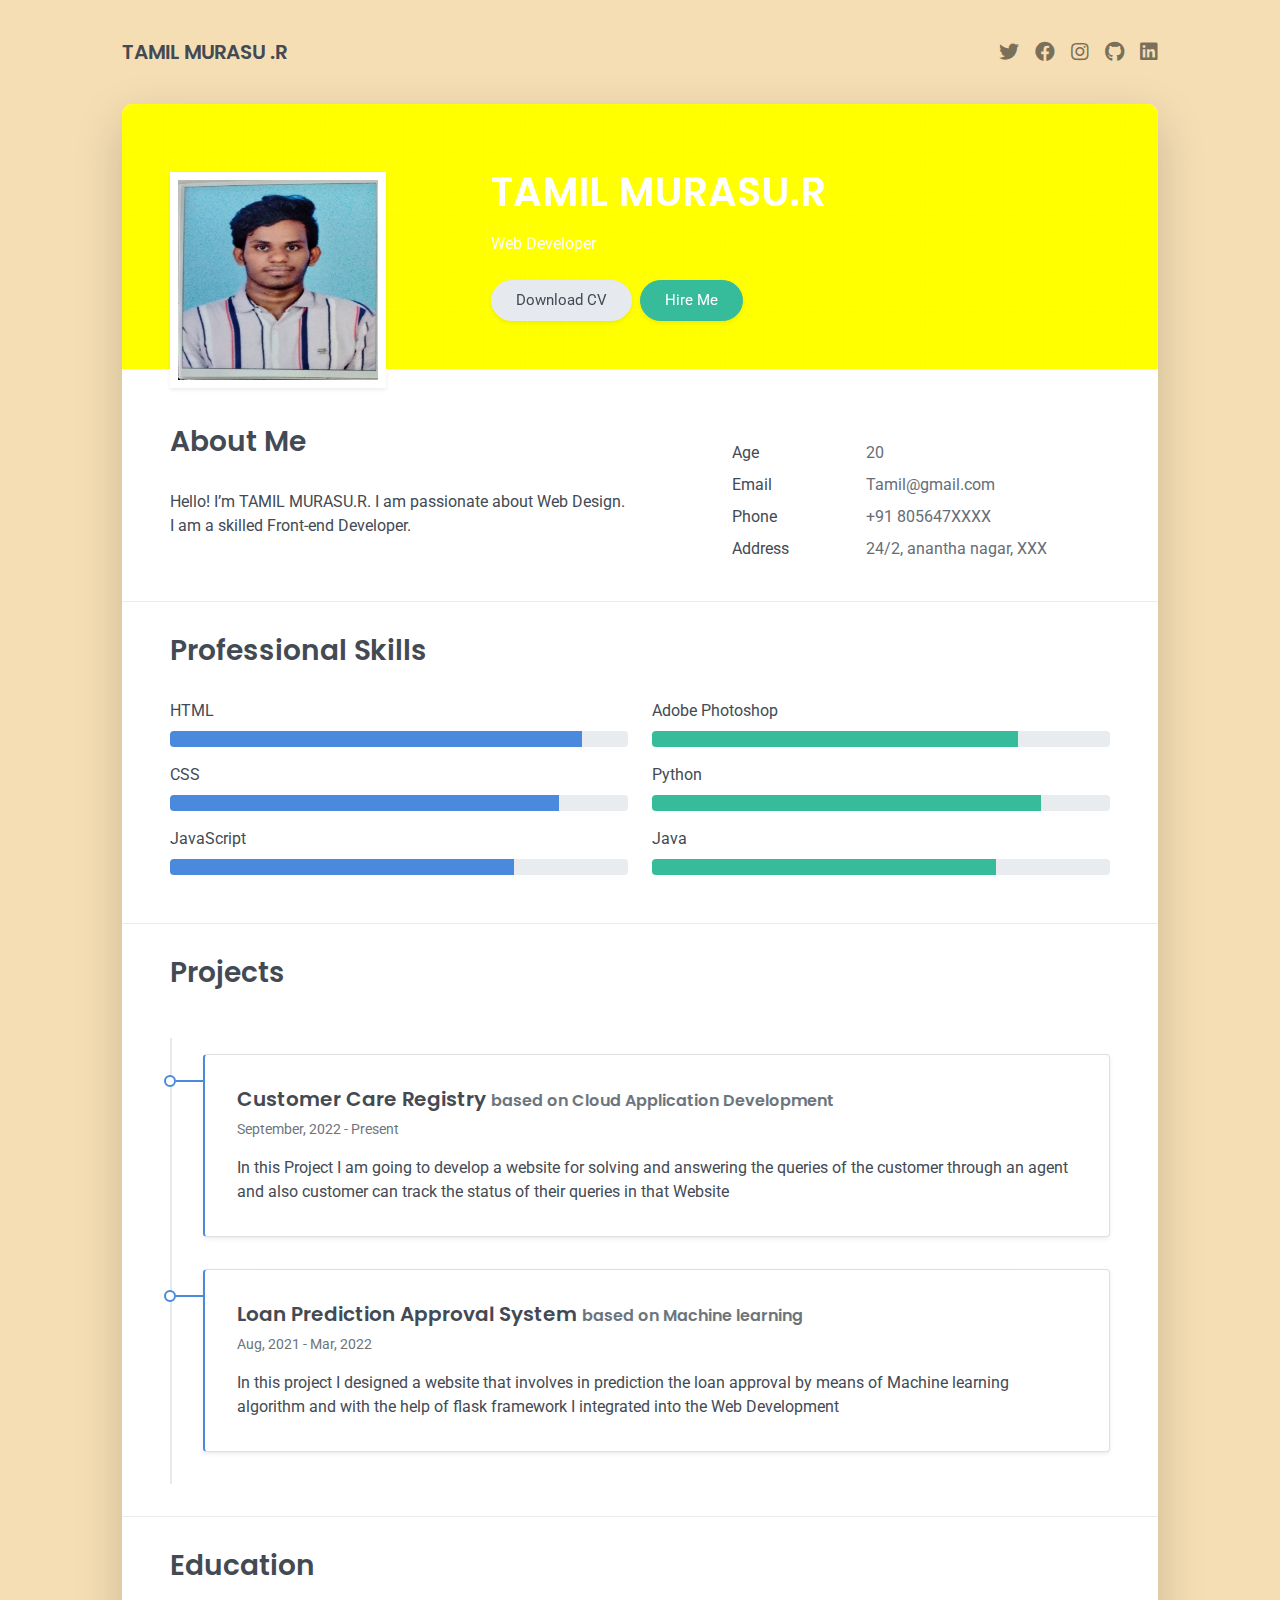
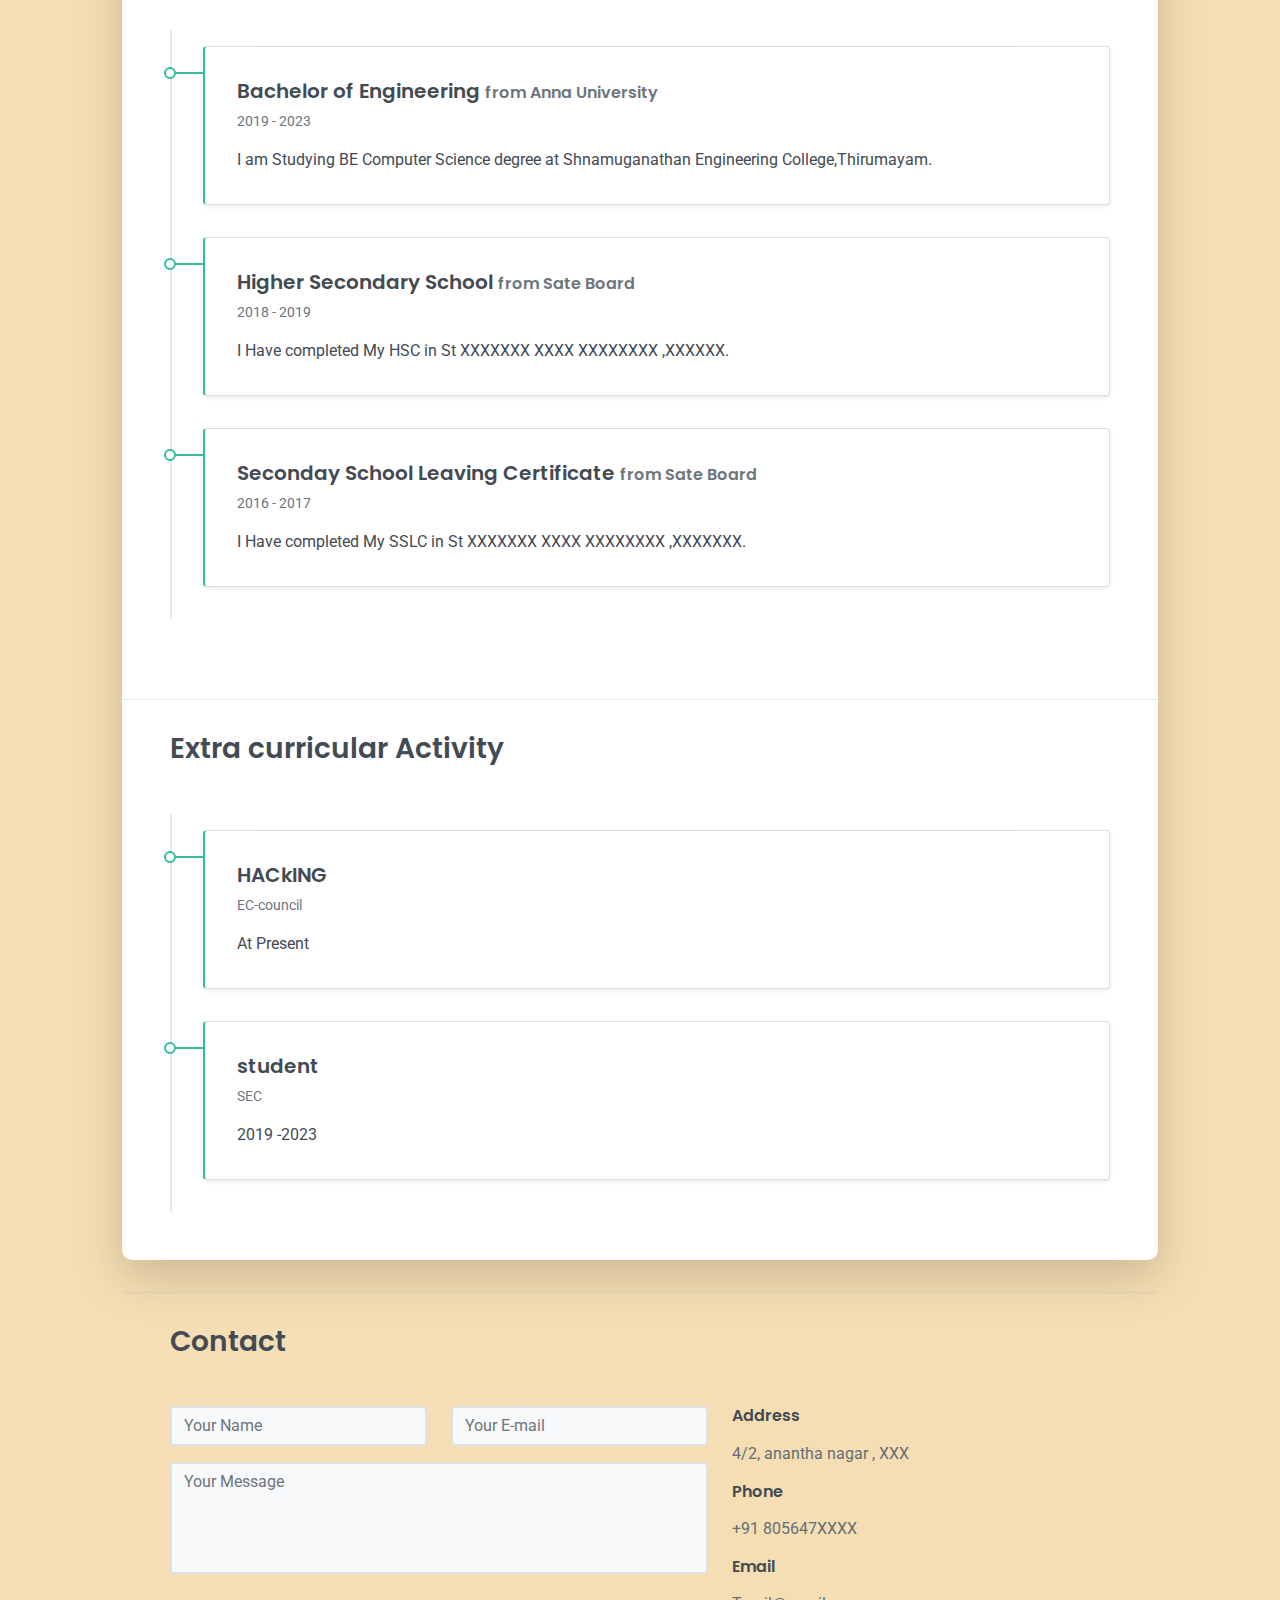
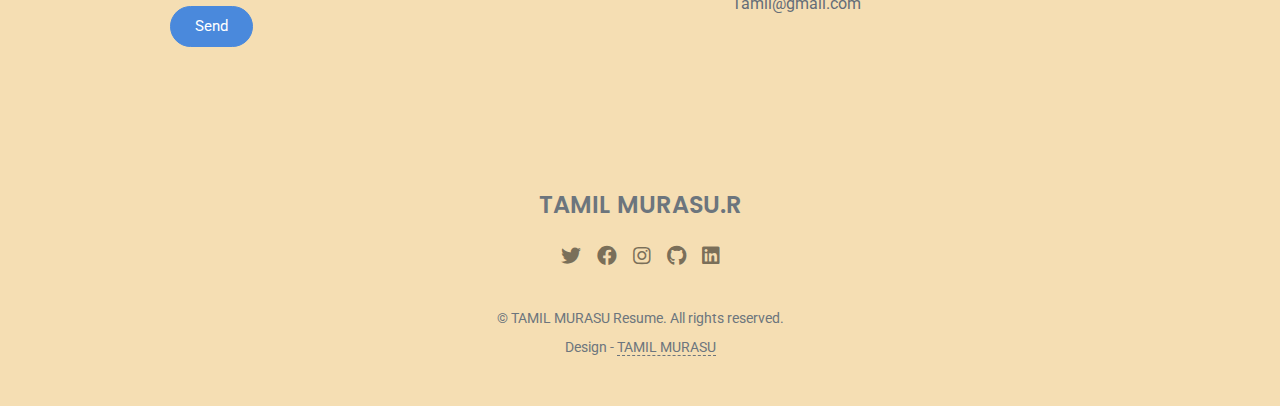
<file: Assignment/TM_Lead(Tamil_Murasu)/Assignment_1/index.html>
<!DOCTYPE html>
<html lang="en-US">

  <head>
    <meta charset="UTF-8">
    <meta http-equiv="X-UA-Compatible" content="IE=edge">
    <meta name="viewport" content="width=device-width, initial-scale=1">
    <title>TAMIL MURASU Resume</title>
    <link rel="preconnect" href="https://fonts.gstatic.com" crossorigin="crossorigin"/>
    <link rel="preload" as="style" href="https://fonts.googleapis.com/css2?family=Poppins:wght@600&amp;family=Roboto:wght@300;400;500;700&amp;display=swap"/>
    <link rel="stylesheet" href="https://fonts.googleapis.com/css2?family=Poppins:wght@600&amp;family=Roboto:wght@300;400;500;700&amp;display=swap" media="print" onload="this.media='all'"/>
    <noscript>
      <link rel="stylesheet" href="https://fonts.googleapis.com/css2?family=Poppins:wght@600&amp;family=Roboto:wght@300;400;500;700&amp;display=swap"/>
    </noscript>
    <link href="css/font-awesome/css/all.min.css?ver=1.2.0" rel="stylesheet">
    <link href="css/bootstrap.min.css?ver=1.2.0" rel="stylesheet">
    <link href="css/aos.css?ver=1.2.0" rel="stylesheet">
    <link href="css/main.css?ver=1.2.0" rel="stylesheet">
    <noscript>
      <style type="text/css">
        [data-aos] {
            opacity: 1 !important;
            transform: translate(0) scale(1) !important;
        }
        back
      </style>
    </noscript>
  </head>
  <body id="top">
    <header class="d-print-none">
      <div class="container text-center text-lg-left">
        <div class="py-3 clearfix">
          <h1 class="site-title mb-0">TAMIL MURASU .R</h1>
          <div class="site-nav">
            <nav role="navigation">
              <ul class="nav justify-content-center">
                <li class="nav-item"><a class="nav-link" href="https://twitter.com/" title="Twitter"><i class="fab fa-twitter"></i><span class="menu-title sr-only">Twitter</span></a>
                </li>
                <li class="nav-item"><a class="nav-link" href="https://www.facebook.com/" title="Facebook"><i class="fab fa-facebook"></i><span class="menu-title sr-only">Facebook</span></a>
                </li>
                <li class="nav-item"><a class="nav-link" href="https://www.instagram.com/" title="Instagram"><i class="fab fa-instagram"></i><span class="menu-title sr-only">Instagram</span></a>
                </li>
                <li class="nav-item"><a class="nav-link" href="https://github.com/" title="Github"><i class="fab fa-github"></i><span class="menu-title sr-only">Github</span></a>
                </li>
                <li class="nav-item"><a class="nav-link" href="https://in.linkedin.com/" title="Linkedin"><i class="fab fa-linkedin"></i><span class="menu-title sr-only">Linkedin</span></a>
                </li>
              </ul>
            </nav>
          </div>
        </div>
      </div>
    </header>
    <div class="page-content">
      <div class="container">
<div class="cover shadow-lg bg-white">
  <div class="cover-bg p-3 p-lg-4 text-white">
    <div class="row">
      <div class="col-lg-4 col-md-5">
        <div class="avatar hover-effect bg-white shadow-sm p-1"><img src="images/Tamil.jpg" width="200" height="200"/></div>
      </div>
      <div class="col-lg-8 col-md-7 text-center text-md-start">
        <h2 class="h1 mt-2" data-aos="fade-left" data-aos-delay="0">TAMIL MURASU.R</h2>
        <p data-aos="fade-left" data-aos-delay="100">Web Developer</p>
        <div class="d-print-none" data-aos="fade-left" data-aos-delay="200"><a class="btn btn-light text-dark shadow-sm mt-1 me-1" href="TAMIL Resume.pdf" target="_blank">Download CV</a><a class="btn btn-success shadow-sm mt-1" href="#contact">Hire Me</a></div>
      </div>
    </div>
  </div>
  <div class="about-section pt-4 px-3 px-lg-4 mt-1">
    <div class="row">
      <div class="col-md-6">
        <h2 class="h3 mb-3">About Me</h2>
        <p>Hello! I’m TAMIL MURASU.R. I am passionate about Web Design. I am a skilled Front-end Developer.</p>
      </div>
      <div class="col-md-5 offset-md-1">
        <div class="row mt-2">
          <div class="col-sm-4">
            <div class="pb-1">Age</div>
          </div>
          <div class="col-sm-8">
            <div class="pb-1 text-secondary">20</div>
          </div>
          <div class="col-sm-4">
            <div class="pb-1">Email</div>
          </div>
          <div class="col-sm-8">
            <div class="pb-1 text-secondary">Tamil@gmail.com</div>
          </div>
          <div class="col-sm-4">
            <div class="pb-1">Phone</div>
          </div>
          <div class="col-sm-8">
            <div class="pb-1 text-secondary">+91 805647XXXX</div>
          </div>
          <div class="col-sm-4">
            <div class="pb-1">Address</div>
          </div>
          <div class="col-sm-8">
            <div class="pb-1 text-secondary">24/2, anantha nagar, XXX</div>
          </div>
        </div>
      </div>
    </div>
  </div>
  <hr class="d-print-none"/>
  <div class="skills-section px-3 px-lg-4">
    <h2 class="h3 mb-3">Professional Skills</h2>
    <div class="row">
      <div class="col-md-6">
        <div class="mb-2"><span>HTML</span>
          <div class="progress my-1">
            <div class="progress-bar bg-primary" role="progressbar" data-aos="zoom-in-right" data-aos-delay="100" data-aos-anchor=".skills-section" style="width: 90%" aria-valuenow="90" aria-valuemin="0" aria-valuemax="100"></div>
          </div>
        </div>
        <div class="mb-2"><span>CSS</span>
          <div class="progress my-1">
            <div class="progress-bar bg-primary" role="progressbar" data-aos="zoom-in-right" data-aos-delay="200" data-aos-anchor=".skills-section" style="width: 85%" aria-valuenow="85" aria-valuemin="0" aria-valuemax="100"></div>
          </div>
        </div>
        <div class="mb-2"><span>JavaScript</span>
          <div class="progress my-1">
            <div class="progress-bar bg-primary" role="progressbar" data-aos="zoom-in-right" data-aos-delay="300" data-aos-anchor=".skills-section" style="width: 75%" aria-valuenow="65" aria-valuemin="0" aria-valuemax="100"></div>
          </div>
        </div>
      </div>
      <div class="col-md-6">
        <div class="mb-2"><span>Adobe Photoshop</span>
          <div class="progress my-1">
            <div class="progress-bar bg-success" role="progressbar" data-aos="zoom-in-right" data-aos-delay="400" data-aos-anchor=".skills-section" style="width: 80%" aria-valuenow="90" aria-valuemin="0" aria-valuemax="100"></div>
          </div>
        </div>
        <div class="mb-2"><span>Python</span>
          <div class="progress my-1">
            <div class="progress-bar bg-success" role="progressbar" data-aos="zoom-in-right" data-aos-delay="500" data-aos-anchor=".skills-section" style="width: 85%" aria-valuenow="85" aria-valuemin="0" aria-valuemax="100"></div>
          </div>
        </div>
        <div class="mb-2"><span>Java</span>
          <div class="progress my-1">
            <div class="progress-bar bg-success" role="progressbar" data-aos="zoom-in-right" data-aos-delay="600" data-aos-anchor=".skills-section" style="width: 75%" aria-valuenow="65" aria-valuemin="0" aria-valuemax="100"></div>
          </div>
        </div>
      </div>
    </div>
  </div>
  <hr class="d-print-none"/>
  <div class="work-experience-section px-3 px-lg-4">
    <h2 class="h3 mb-4">Projects</h2>
    <div class="timeline">
      <div class="timeline-card timeline-card-primary card shadow-sm">
        <div class="card-body">
          <div class="h5 mb-1">Customer Care Registry <span class="text-muted h6">based on Cloud Application Development</span></div>
          <div class="text-muted text-small mb-2">September, 2022 - Present</div>
          <div>In this Project I am going to develop a website for solving and answering the queries of the customer through an agent and also customer can track the status of their queries in that Website</div>
        </div>
      </div>
      <div class="timeline-card timeline-card-primary card shadow-sm">
        <div class="card-body">
          <div class="h5 mb-1">Loan Prediction Approval System <span class="text-muted h6"> based on Machine learning </span></div>
          <div class="text-muted text-small mb-2">Aug, 2021 - Mar, 2022</div>
          <div>In this project I designed a website that involves in prediction the loan approval by means of Machine learning algorithm and with the help of flask framework I integrated into the Web Development</div>
        </div>
      </div>
    </div>
  </div>
  <hr class="d-print-none"/>
  <div class="page-break"></div>
  <div class="education-section px-3 px-lg-4 pb-4">
    <h2 class="h3 mb-4">Education</h2>
    <div class="timeline">
      <div class="timeline-card timeline-card-success card shadow-sm">
        <div class="card-body">
          <div class="h5 mb-1">Bachelor of Engineering <span class="text-muted h6">from Anna University</span></div>
          <div class="text-muted text-small mb-2">2019 - 2023</div>
          <div>I am Studying BE Computer Science degree at Shnamuganathan Engineering  College,Thirumayam.</div>
        </div>
      </div>
      <div class="timeline-card timeline-card-success card shadow-sm">
        <div class="card-body">
          <div class="h5 mb-1">Higher Secondary School <span class="text-muted h6">from Sate Board</span></div>
          <div class="text-muted text-small mb-2">2018 - 2019</div>
          <div>I Have completed My HSC in St XXXXXXX XXXX XXXXXXXX ,XXXXXX.</div>
        </div>
      </div>
      <div class="timeline-card timeline-card-success card shadow-sm">
        <div class="card-body">
          <div class="h5 mb-1">Seconday School Leaving Certificate <span class="text-muted h6">from Sate Board</span></div>
          <div class="text-muted text-small mb-2">2016 - 2017</div>
          <div>I Have completed My SSLC in St XXXXXXX XXXX XXXXXXXX ,XXXXXXX.</div>
        </div>
      </div>
    </div>
  </div>

  <hr class="d-print-none"/>
  <div class="page-break"></div>
  <div class="extra curricular activities px-3 px-lg-4 pb-4">
    <h2 class="h3 mb-4">Extra curricular Activity</h2>
    <div class="timeline">
      <div class="timeline-card timeline-card-success card shadow-sm">
        <div class="card-body">
          <div class="h5 mb-1">HACkING </div>
          <div class="text-muted text-small mb-2">EC-council</div>
          <div>At Present</div>
        </div>
      </div>
      <div class="timeline-card timeline-card-success card shadow-sm">
        <div class="card-body">
          <div class="h5 mb-1">student</div>
          <div class="text-muted text-small mb-2">SEC</div>
          <div>2019 -2023</div>
        </div>
      </div>
      </div>
    </div>
  </div>


  <hr class="d-print-none"/>
  <div class="contant-section px-3 px-lg-4 pb-4" id="contact">
    <h2 class="h3 text mb-3">Contact</h2>
    <div class="row">
      <div class="col-md-7 d-print-none">
        <div class="my-2"><form action="https://formspree.io/your@email.com"
    method="POST">
  <div class="row">
    <div class="col-6">
      <input class="form-control" type="text" id="name" name="name" placeholder="Your Name" required>
    </div>
    <div class="col-6">
      <input class="form-control" type="email" id="email" name="_replyto" placeholder="Your E-mail" required>
    </div>
  </div>
  <div class="form-group my-2">
    <textarea class="form-control" style="resize: none;" id="message" name="message" rows="4"  placeholder="Your Message" required></textarea>
  </div>
  <button class="btn btn-primary mt-2" type="submit">Send</button>
</form>
        </div>
      </div>
      <div class="col">
        <div class="mt-2">
          <h3 class="h6">Address</h3>
          <div class="pb-2 text-secondary">4/2, anantha nagar , XXX </div>
          <h3 class="h6">Phone</h3>
          <div class="pb-2 text-secondary">+91 805647XXXX</div>
          <h3 class="h6">Email</h3>
          <div class="pb-2 text-secondary">Tamil@gmail.com</div>
        </div>
      </div>
  
  </div>
</div></div>
    </div>
    <div class="col d-none d-print-block">
      <div class="mt-2">
        <div>
          <div class="mb-2">
            <div class="text-dark"><i class="fab fa-twitter mr-1"></i><span>https://twitter.com/</span>
            </div>
          </div>
          <div class="mb-2">
            <div class="text-dark"><i class="fab fa-facebook mr-1"></i><span>https://www.facebook.com/</span>
            </div>
          </div>
          <div class="mb-2">
            <div class="text-dark"><i class="fab fa-instagram mr-1"></i><span>https://www.instagram.com/</span>
            </div>
          </div>
          <div class="mb-2">
            <div class="text-dark"><i class="fab fa-github mr-1"></i><span>https://github.com/</span>
            </div>
            
            <div class="mb-2">
              <div class="text-dark"><i class="fab fa-linkedin mr-1"></i><span>https://in.linkedin.com/</span>
              </div>
          </div>
        </div>
      </div>
    </div>
  </div>
    
    <footer class="pt-4 pb-4 text-muted text-center d-print-none">
      <div class="container">
        <div class="my-3">
          <div class="h4">TAMIL MURASU.R</div>
          <div class="footer-nav">
            <nav role="navigation">
              <ul class="nav justify-content-center">
                <li class="nav-item"><a class="nav-link" href="https://twitter.com/" title="Twitter"><i class="fab fa-twitter"></i><span class="menu-title sr-only">Twitter</span></a>
                </li>
                <li class="nav-item"><a class="nav-link" href="https://www.facebook.com/" title="Facebook"><i class="fab fa-facebook"></i><span class="menu-title sr-only">Facebook</span></a>
                </li>
                <li class="nav-item"><a class="nav-link" href="https://www.instagram.com" title="Instagram"><i class="fab fa-instagram"></i><span class="menu-title sr-only">Instagram</span></a>
                </li>
                <li class="nav-item"><a class="nav-link" href="https://github.com/" title="Github"><i class="fab fa-github"></i><span class="menu-title sr-only">Github</span></a>
                </li>
                <li class="nav-item"><a class="nav-link" href="https://in.linkedin.com/" title="Linkedin"><i class="fab fa-linkedin"></i><span class="menu-title sr-only">Linkedin</span></a>
                </li>
              </ul>
            </nav>
          </div>
        </div>
        <div class="text-small">
          <div class="mb-1">&copy; TAMIL MURASU Resume. All rights reserved.</div>
          <div>Design - <a href="#" target="_blank">TAMIL MURASU</a></div>
        </div>
      </div>
    </footer>
    <script src="scripts/bootstrap.bundle.min.js?ver=1.2.0"></script>
    <script src="scripts/aos.js?ver=1.2.0"></script>
    <script src="scripts/main.js?ver=1.2.0"></script>
  </body>
</html>
</file>
<file: Assignment/TM_Lead(Tamil_Murasu)/Assignment_1/css/main.css>
/* Buttons */
/* Inputs */
/* Timeline custom component */
body {
  background-color:wheat;
}

.timeline {
  border-left: 2px solid #E6E9ED;
  padding: 1rem 0; }

.timeline-card {
  position: relative;
  margin-left: 31px;
  border-left: 2px solid;
  margin-bottom: 2rem; }

.timeline-card:last-child {
  margin-bottom: 1rem; }

.timeline-card:before {
  content: '';
  display: inline-block;
  position: absolute;
  background-color: #fff;
  border-radius: 10px;
  width: 12px;
  height: 12px;
  top: 20px;
  left: -41px;
  border: 2px solid;
  z-index: 2; }

.timeline-card:after {
  content: '';
  display: inline-block;
  position: absolute;
  background-color: currentColor;
  width: 29px;
  height: 2px;
  top: 25px;
  left: -29px;
  z-index: 1; }

.timeline-card-primary {
  border-left-color: #4A89DC; }

.timeline-card-primary:before {
  border-color: #4A89DC; }

.timeline-card-primary:after {
  background-color: #4A89DC; }

.timeline-card-success {
  border-left-color: #37BC9B; }

.timeline-card-success:before {
  border-color: #37BC9B; }

.timeline-card-success:after {
  background-color: #37BC9B; }

html {
  scroll-behavior: smooth; }

.site-title {
  font-size: 1.25rem;
  line-height: 2.5rem; }

.nav-link {
  padding: 0;
  font-size: 1.25rem;
  line-height: 2.5rem;
  color: rgba(0, 0, 0, 0.5); }

.nav-link:hover,
.nav-link:focus,
.active .nav-link {
  color: rgba(0, 0, 0, 0.8); }

.nav-item + .nav-item {
  margin-left: 1rem; }

.cover {
  border-radius: 10px; }

.cover-bg {
  background-color: yellow;
  background-image: url("data:image/svg+xml,%3Csvg xmlns='http://www.w3.org/2000/svg' width='100' height='100' viewBox='0 0 100 100'%3E%3Cg fill-rule='evenodd'%3E%3Cg fill='%23ffffff' fill-opacity='0.12'%3E%3Cpath opacity='.5' d='M96 [base64] 0v-9h-9v9h9zm-10 0v-9h-9v9h9zm-10 0v-9h-9v9h9zm-10 0v-9h-9v9h9zm-10 0v-9h-9v9h9zm-10 0v-9h-9v9h9zm-10 0v-9h-9v9h9zm-10 0v-9h-9v9h9zm-9-10h9v-9h-9v9zm10 0h9v-9h-9v9zm10 0h9v-9h-9v9zm10 0h9v-9h-9v9zm10 0h9v-9h-9v9zm10 0h9v-9h-9v9zm10 0h9v-9h-9v9zm10 0h9v-9h-9v9zm9-10v-9h-9v9h9zm-10 0v-9h-9v9h9zm-10 0v-9h-9v9h9zm-10 0v-9h-9v9h9zm-10 0v-9h-9v9h9zm-10 0v-9h-9v9h9zm-10 0v-9h-9v9h9zm-10 0v-9h-9v9h9zm-9-10h9v-9h-9v9zm10 0h9v-9h-9v9zm10 0h9v-9h-9v9zm10 0h9v-9h-9v9zm10 0h9v-9h-9v9zm10 0h9v-9h-9v9zm10 0h9v-9h-9v9zm10 0h9v-9h-9v9zm9-10v-9h-9v9h9zm-10 0v-9h-9v9h9zm-10 0v-9h-9v9h9zm-10 0v-9h-9v9h9zm-10 0v-9h-9v9h9zm-10 0v-9h-9v9h9zm-10 0v-9h-9v9h9zm-10 0v-9h-9v9h9zm-9-10h9v-9h-9v9zm10 0h9v-9h-9v9zm10 0h9v-9h-9v9zm10 0h9v-9h-9v9zm10 0h9v-9h-9v9zm10 0h9v-9h-9v9zm10 0h9v-9h-9v9zm10 0h9v-9h-9v9zm9-10v-9h-9v9h9zm-10 0v-9h-9v9h9zm-10 0v-9h-9v9h9zm-10 0v-9h-9v9h9zm-10 0v-9h-9v9h9zm-10 0v-9h-9v9h9zm-10 0v-9h-9v9h9zm-10 0v-9h-9v9h9zm-9-10h9v-9h-9v9zm10 0h9v-9h-9v9zm10 0h9v-9h-9v9zm10 0h9v-9h-9v9zm10 0h9v-9h-9v9zm10 0h9v-9h-9v9zm10 0h9v-9h-9v9zm10 0h9v-9h-9v9z'/%3E%3Cpath d='M6 5V0H5v5H0v1h5v94h1V6h94V5H6z'/%3E%3C/g%3E%3C/g%3E%3C/svg%3E");
  border-radius: 10px 10px 0 0; }

.avatar {
  max-width: 216px;
  max-height: 216px;
  margin-top: 20px;
  text-align: center;
  margin-left: auto;
  margin-right: auto; }
/*
.avatar img {
  Safari 6.0 - 9.0 
  filter: grayscale(100%); 
}*/

footer a:not(.nav-link) {
  color: inherit;
  border-bottom: 1px dashed;
  text-decoration: none;
  cursor: pointer; }

@media (min-width: 48em) {
  .site-title {
    float: left; }
  .site-nav {
    float: right; }
  .avatar {
    margin-bottom: -80px;
    margin-left: 0; } }

@media print {
  body {
    background-color: #fff; }
  .container {
    width: auto;
    max-width: 100%;
    padding: 0; }
  .cover, .cover-bg {
    border-radius: 0; }
  .cover.shadow-lg {
    box-shadow: none !important; }
  .cover-bg {
    padding: 5rem !important;
    padding-bottom: 10px !important; }
  .avatar {
    margin-top: -10px; }
  .about-section {
    padding: 6.5rem 5rem 2rem !important; }
  .skills-section,
  .work-experience-section,
  .education-section,
  .contant-section {
    padding: 1.5rem 5rem 2rem !important; }
  .page-break {
    padding-top: 5rem;
    page-break-before: always; } }
</file>
